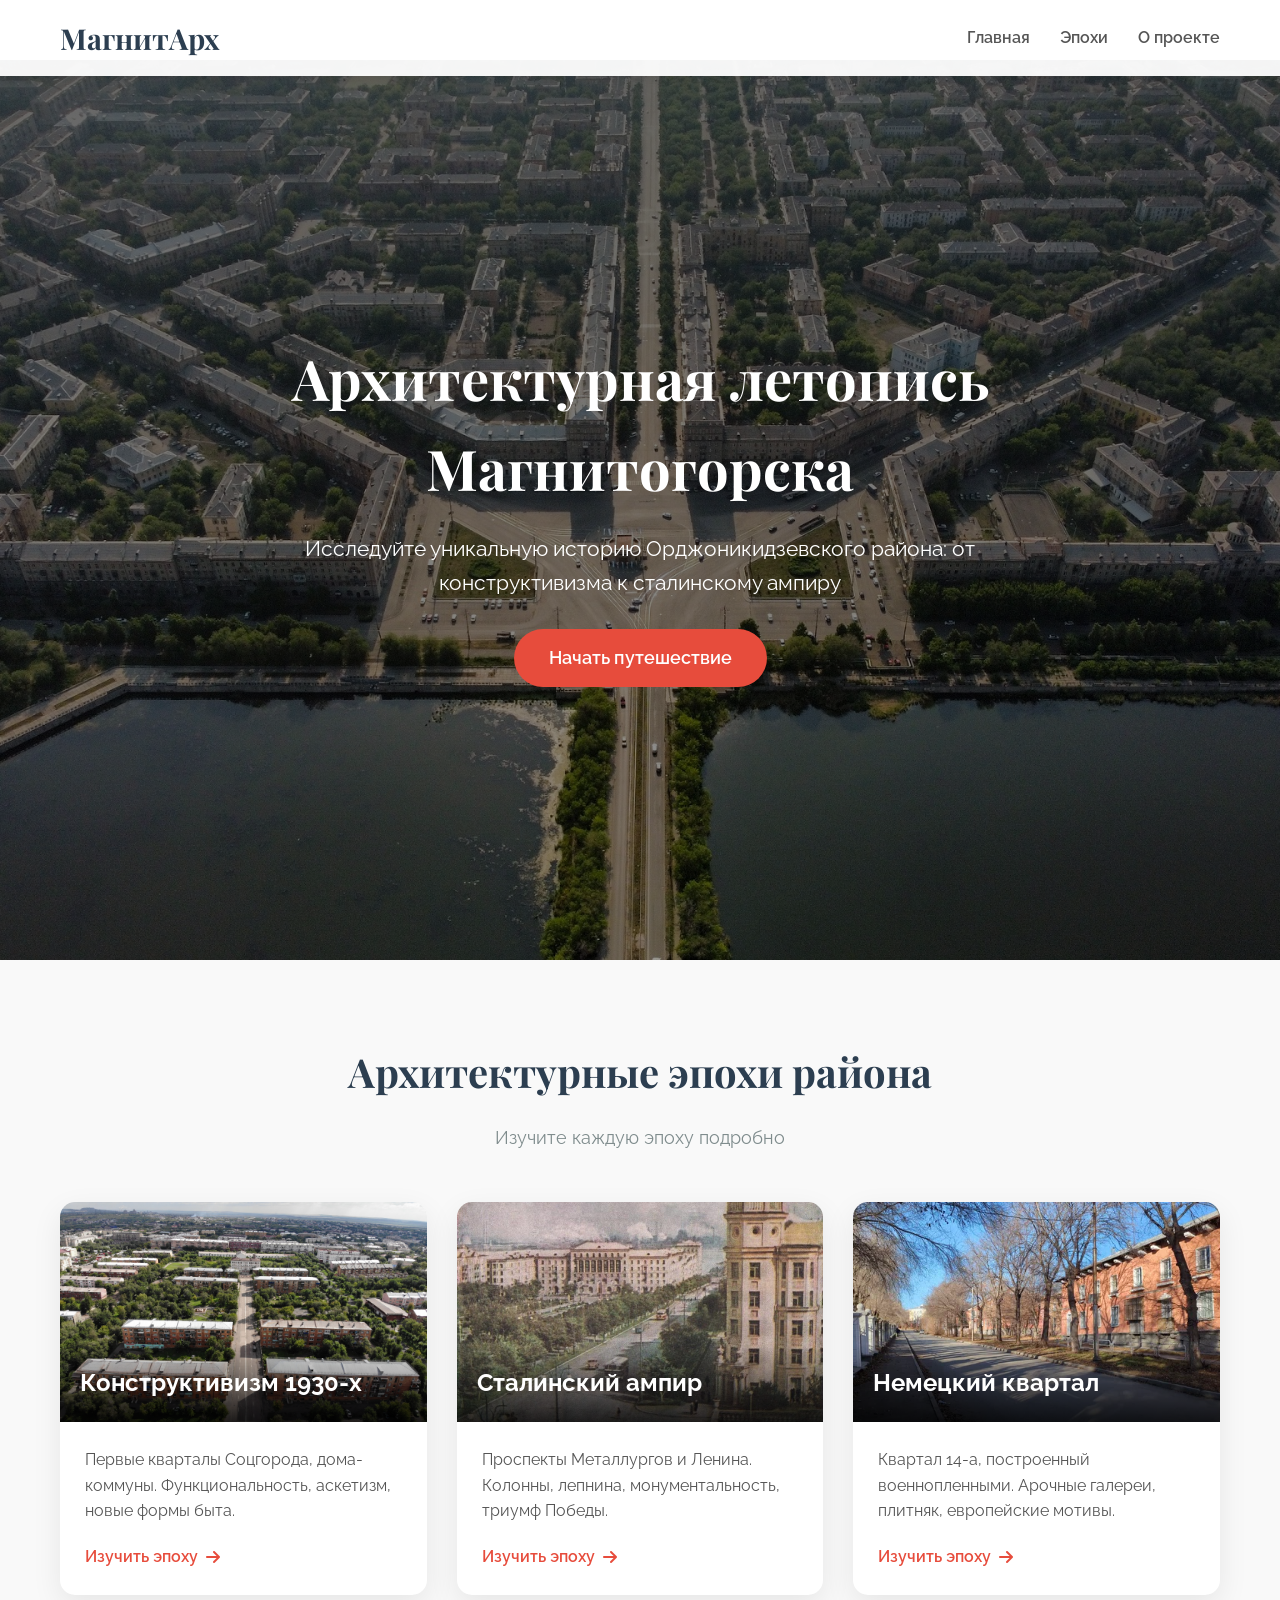
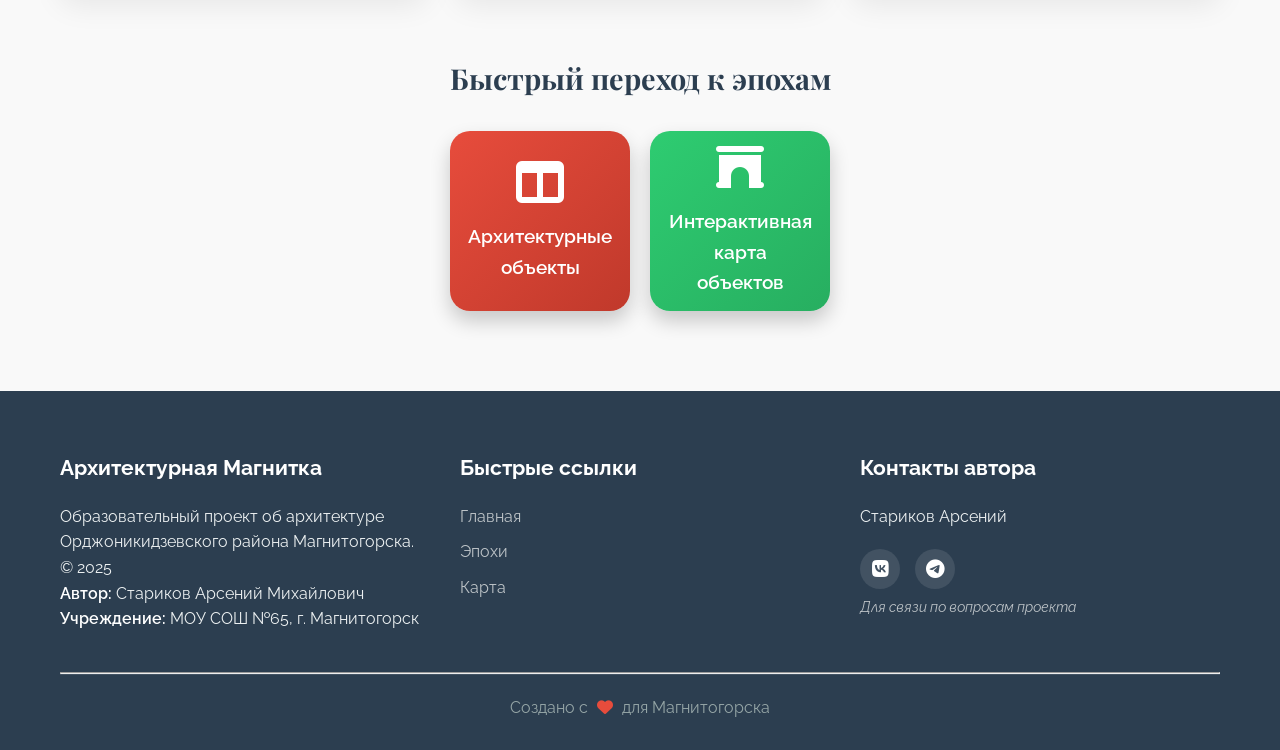
<file: index.html>
<!DOCTYPE html>
<html lang="ru">
<head>
    <meta charset="UTF-8">
    <meta name="viewport" content="width=device-width, initial-scale=1.0">
    <title>Архитектурная Магнитка | Орджоникидзевский район</title>
    <link rel="stylesheet" href="style.css">
    <link rel="stylesheet" href="https://cdnjs.cloudflare.com/ajax/libs/font-awesome/6.4.0/css/all.min.css">
    <link href="https://fonts.googleapis.com/css2?family=Playfair+Display:wght@400;700&family=Raleway:wght@300;400;600&display=swap" rel="stylesheet">
    <link rel="icon" type="image/x-icon" href="imgs/favicon.ico">
    <meta name="author" content="Стариков Арсений Михайлович">
</head>
<body>
    <!-- Навигация -->
    <nav class="navbar">
        <div class="container nav-container">
            <a href="index.html" class="logo">МагнитАрх</a>
            <button class="menu-toggle" id="menuToggle">
                <i class="fas fa-bars"></i>
            </button>
            <ul class="nav-menu" id="navMenu">
                <li><a href="#home">Главная</a></li>
                <li><a href="#eras">Эпохи</a></li>
                <li><a href="#about">О проекте</a></li>
            </ul>
        </div>
    </nav>

    <!-- Герой-секция -->
    <header class="hero" id="home">
        <div class="hero-content fade-in">
            <h1>Архитектурная летопись Магнитогорска</h1>
            <p>Исследуйте уникальную историю Орджоникидзевского района: от конструктивизма к сталинскому ампиру</p>
            <a href="#eras" class="btn-hero">Начать путешествие</a>
        </div>
        <div class="hero-overlay"></div>
    </header>

    <!-- Секция "Эпохи" с кнопками -->
    <section class="section eras-section" id="eras">
        <div class="container">
            <h2 class="section-title">Архитектурные эпохи района</h2>
            <p class="section-subtitle">Изучите каждую эпоху подробно</p>

            <div class="eras-grid">
                <!-- Конструктивизм -->
                <div class="era-card slide-up">
                    <div class="card-image">
                        <img src="imgs/social city.jpg" alt="Конструктивизм 1930-х">
                        <div class="card-overlay">
                            <h3>Конструктивизм 1930-х</h3>
                        </div>
                    </div>
                    <div class="card-content">
                        <p>Первые кварталы Соцгорода, дома-коммуны. Функциональность, аскетизм, новые формы быта.</p>
                        <a href="pgs/constructivism.html" class="btn-card">
                            Изучить эпоху <i class="fas fa-arrow-right"></i>
                        </a>
                    </div>
                </div>

                <!-- Сталинский ампир -->
                <div class="era-card slide-up">
                    <div class="card-image">
                        <img src="imgs/metalurg.jpg" alt="Сталинский ампир">
                        <div class="card-overlay">
                            <h3>Сталинский ампир</h3>
                        </div>
                    </div>
                    <div class="card-content">
                        <p>Проспекты Металлургов и Ленина. Колонны, лепнина, монументальность, триумф Победы.</p>
                        <a href="pgs/stalin_empire.html" class="btn-card">
                            Изучить эпоху <i class="fas fa-arrow-right"></i>
                        </a>
                    </div>
                </div>

                <!-- Немецкий квартал -->
                <div class="era-card slide-up">
                    <div class="card-image">
                        <img src="imgs/nemts.webp" alt="Немецкий квартал">
                        <div class="card-overlay">
                            <h3>Немецкий квартал</h3>
                        </div>
                    </div>
                    <div class="card-content">
                        <p>Квартал 14-а, построенный военнопленными. Арочные галереи, плитняк, европейские мотивы.</p>
                        <a href="pgs/german_quarter.html" class="btn-card">
                            Изучить эпоху <i class="fas fa-arrow-right"></i>
                        </a>
                    </div>
                </div>
            </div>
            
            <!-- Быстрый доступ к страницам эпох -->
            <div class="quick-links">
                <h3 class="quick-title">Быстрый переход к эпохам</h3>
                <div class="quick-buttons">
                    <a href="pgs/two.html" class="quick-btn btn-stalin">
                        <i class="fas fa-columns"></i>
                        <span>Архитектурные объекты</span>
                    </a>
                    <a href="pgs/three.html" class="quick-btn btn-german">
                        <i class="fas fa-archway"></i>
                        <span>Интерактивная карта объектов</span>
                    </a>
                </div>
            </div>
        </div>
    </section>

    <!-- Футер -->
    <footer class="footer" id="about">
        <div class="container">
            <div class="footer-grid">
                <div class="footer-col">
                    <h3>Архитектурная Магнитка</h3>
                    <p>Образовательный проект об архитектуре Орджоникидзевского района Магнитогорска. © 2025</p>
                    <p><strong>Автор:</strong> Стариков Арсений Михайлович<br>
                    <strong>Учреждение:</strong> МОУ СОШ №65, г. Магнитогорск</p>
                </div>
                <div class="footer-col">
                    <h3>Быстрые ссылки</h3>
                    <ul>
                        <li><a href="#home">Главная</a></li>
                        <li><a href="#eras">Эпохи</a></li>
                        <li><a href="#map">Карта</a></li>
                    </ul>
                </div>
                <div class="footer-col">
                    <h3>Контакты автора</h3>
                    <p>Стариков Арсений</p>
                    <div class="social-links">
                        <a href="https://vk.com/id573348096" target="_blank" title="ВКонтакте">
                            <i class="fab fa-vk"></i>
                        </a>
                        <a href="https://t.me/Senya131313" target="_blank" title="Telegram">
                            <i class="fab fa-telegram"></i>
                        </a>
                    </div>
                    <p class="footer-note">Для связи по вопросам проекта</p>
                </div>
            </div>
            <hr>
            <p class="footer-copy">Создано с <i class="fas fa-heart"></i> для Магнитогорска</p>
        </div>
    </footer>

    <script src="script.js"></script>
</body>
</html>
</file>
<file: style.css>
/* Сброс и базовые стили */
* {
    margin: 0;
    padding: 0;
    box-sizing: border-box;
}

html {
    scroll-behavior: smooth;
}

body {
    font-family: 'Raleway', sans-serif;
    line-height: 1.6;
    color: #333;
    background: #f9f9f9;
    overflow-x: hidden;
}

.container {
    width: 100%;
    max-width: 1200px;
    margin: 0 auto;
    padding: 0 20px;
}

/* Навигация */
.navbar {
    background: rgba(255, 255, 255, 0.95);
    box-shadow: 0 2px 10px rgba(0, 0, 0, 0.1);
    position: fixed;
    width: 100%;
    top: 0;
    z-index: 1000;
    transition: all 0.3s ease;
}

.nav-container {
    display: flex;
    justify-content: space-between;
    align-items: center;
    padding: 15px 20px;
}

.logo {
    font-family: 'Playfair Display', serif;
    font-size: 1.8rem;
    font-weight: 700;
    color: #2c3e50;
    text-decoration: none;
}

.nav-menu {
    display: flex;
    list-style: none;
}

.nav-menu li {
    margin-left: 30px;
}

.nav-menu a {
    text-decoration: none;
    color: #555;
    font-weight: 600;
    font-size: 1rem;
    transition: color 0.3s;
    position: relative;
}

.nav-menu a:hover {
    color: #e74c3c;
}

.nav-menu a::after {
    content: '';
    position: absolute;
    width: 0;
    height: 2px;
    background: #e74c3c;
    left: 0;
    bottom: -5px;
    transition: width 0.3s;
}

.nav-menu a:hover::after {
    width: 100%;
}

.menu-toggle {
    display: none;
    background: none;
    border: none;
    font-size: 1.5rem;
    color: #2c3e50;
    cursor: pointer;
}

/* Герой-секция */
.hero {
    height: 100vh;
    background: linear-gradient(rgba(0, 0, 0, 0.6), rgba(0, 0, 0, 0.4)),
                url('imgs/hero.jpg') center/cover no-repeat;
    display: flex;
    align-items: center;
    justify-content: center;
    text-align: center;
    color: white;
    position: relative;
    margin-top: 60px;
}

.hero-content {
    z-index: 2;
    max-width: 800px;
    padding: 20px;
}

.hero h1 {
    font-family: 'Playfair Display', serif;
    font-size: 3.5rem;
    margin-bottom: 20px;
    opacity: 0;
    animation: fadeInUp 1s 0.5s forwards;
}

.hero p {
    font-size: 1.3rem;
    margin-bottom: 30px;
    opacity: 0;
    animation: fadeInUp 1s 0.8s forwards;
}

.btn-hero {
    display: inline-block;
    background: #e74c3c;
    color: white;
    padding: 15px 35px;
    border-radius: 50px;
    text-decoration: none;
    font-weight: 600;
    font-size: 1.1rem;
    transition: all 0.3s;
    opacity: 0;
    animation: fadeInUp 1s 1.1s forwards;
}

.btn-hero:hover {
    background: #c0392b;
    transform: translateY(-5px);
    box-shadow: 0 10px 20px rgba(0, 0, 0, 0.2);
}

/* Секции */
.section {
    padding: 80px 0;
}

.section-title {
    font-family: 'Playfair Display', serif;
    font-size: 2.5rem;
    text-align: center;
    margin-bottom: 20px;
    color: #2c3e50;
}

.section-subtitle {
    text-align: center;
    color: #7f8c8d;
    margin-bottom: 50px;
    font-size: 1.1rem;
}

/* Карточки эпох */
.eras-grid {
    display: grid;
    grid-template-columns: repeat(auto-fit, minmax(300px, 1fr));
    gap: 30px;
    margin-top: 40px;
}

.era-card {
    background: white;
    border-radius: 15px;
    overflow: hidden;
    box-shadow: 0 10px 30px rgba(0, 0, 0, 0.08);
    transition: transform 0.4s, box-shadow 0.4s;
    opacity: 0;
    transform: translateY(30px);
}

.era-card:hover {
    transform: translateY(-15px);
    box-shadow: 0 20px 40px rgba(0, 0, 0, 0.15);
}

.card-image {
    height: 220px;
    position: relative;
    overflow: hidden;
}

.card-image img {
    width: 100%;
    height: 100%;
    object-fit: cover;
    transition: transform 0.5s;
}

.era-card:hover .card-image img {
    transform: scale(1.05);
}

.card-overlay {
    position: absolute;
    bottom: 0;
    background: linear-gradient(to top, rgba(0,0,0,0.8), transparent);
    width: 100%;
    padding: 20px;
    color: white;
}

.card-overlay h3 {
    font-size: 1.5rem;
}

.card-content {
    padding: 25px;
}

.card-content p {
    color: #555;
    margin-bottom: 20px;
}

.btn-card {
    display: inline-flex;
    align-items: center;
    color: #e74c3c;
    text-decoration: none;
    font-weight: 600;
    transition: color 0.3s;
}

.btn-card i {
    margin-left: 8px;
    transition: transform 0.3s;
}

.btn-card:hover {
    color: #c0392b;
}

.btn-card:hover i {
    transform: translateX(5px);
}

/* Карта */
.map-container {
    display: flex;
    flex-wrap: wrap;
    gap: 40px;
    background: white;
    padding: 30px;
    border-radius: 15px;
    box-shadow: 0 10px 30px rgba(0, 0, 0, 0.08);
}

.map-placeholder {
    flex: 1;
    min-width: 300px;
    height: 400px;
    background: #ecf0f1;
    border-radius: 10px;
    display: flex;
    flex-direction: column;
    align-items: center;
    justify-content: center;
    text-align: center;
    padding: 20px;
    color: #555;
}

.marker {
    display: inline-block;
    background: #e74c3c;
    color: white;
    width: 30px;
    height: 30px;
    line-height: 30px;
    border-radius: 50%;
    margin: 0 5px;
}

.map-info {
    flex: 1;
    min-width: 300px;
}

.map-list {
    list-style: none;
    margin-top: 20px;
}

.map-list li {
    padding: 12px 0;
    border-bottom: 1px dashed #ddd;
}

/* Секция проблем */
.problems-section {
    background: linear-gradient(135deg, #2c3e50 0%, #4a6491 100%);
    color: white;
    text-align: center;
}

.problems-content {
    max-width: 700px;
    margin: 0 auto;
}

.problems-content p {
    font-size: 1.2rem;
    margin-bottom: 30px;
}

.btn-problem {
    display: inline-block;
    background: transparent;
    color: white;
    padding: 15px 35px;
    border: 2px solid white;
    border-radius: 50px;
    text-decoration: none;
    font-weight: 600;
    transition: all 0.3s;
}

.btn-problem:hover {
    background: white;
    color: #2c3e50;
}

/* Футер */
.footer {
    background: #2c3e50;
    color: #ecf0f1;
    padding: 60px 0 30px;
}

.footer-grid {
    display: grid;
    grid-template-columns: repeat(auto-fit, minmax(250px, 1fr));
    gap: 40px;
    margin-bottom: 40px;
}

.footer-col h3 {
    font-size: 1.3rem;
    margin-bottom: 20px;
    color: white;
}

.footer-col ul {
    list-style: none;
}

.footer-col ul li {
    margin-bottom: 10px;
}

.footer-col a {
    color: #bdc3c7;
    text-decoration: none;
    transition: color 0.3s;
}

.footer-col a:hover {
    color: #e74c3c;
}

.social-links {
    display: flex;
    gap: 15px;
    margin-top: 20px;
}

.social-links a {
    display: inline-flex;
    align-items: center;
    justify-content: center;
    width: 40px;
    height: 40px;
    background: rgba(255,255,255,0.1);
    border-radius: 50%;
    color: white;
    font-size: 1.2rem;
    transition: all 0.3s;
}

.social-links a:hover {
    background: #e74c3c;
    transform: translateY(-5px);
}

.footer-copy {
    text-align: center;
    padding-top: 20px;
    border-top: 1px solid rgba(255,255,255,0.1);
    color: #95a5a6;
}

.footer-copy i {
    color: #e74c3c;
    margin: 0 5px;
}

/* Анимации */
@keyframes fadeInUp {
    from {
        opacity: 0;
        transform: translateY(30px);
    }
    to {
        opacity: 1;
        transform: translateY(0);
    }
}

.fade-in {
    opacity: 0;
    animation: fadeInUp 1s forwards;
}

.slide-up {
    opacity: 0;
    transform: translateY(40px);
    transition: opacity 0.8s, transform 0.8s;
}

.slide-up.visible {
    opacity: 1;
    transform: translateY(0);
}

/* Адаптация для планшетов */
@media (max-width: 992px) {
    .hero h1 {
        font-size: 2.8rem;
    }
    .section-title {
        font-size: 2.2rem;
    }
}

/* Адаптация для телефонов */
@media (max-width: 768px) {
    .nav-menu {
        position: fixed;
        top: 70px;
        right: -100%;
        flex-direction: column;
        background: white;
        width: 80%;
        height: calc(100vh - 70px);
        box-shadow: -5px 0 15px rgba(0,0,0,0.1);
        transition: right 0.4s;
        padding-top: 30px;
    }

    .nav-menu.active {
        right: 0;
    }

    .nav-menu li {
        margin: 0;
        text-align: center;
        margin-bottom: 25px;
    }

    .menu-toggle {
        display: block;
    }

    .hero h1 {
        font-size: 2.2rem;
    }

    .hero p {
        font-size: 1.1rem;
    }

    .section {
        padding: 60px 0;
    }

    .map-container {
        flex-direction: column;
    }

    .eras-grid {
        grid-template-columns: 1fr;
    }
}

/* Дополнительные стили для новой информации в футере */
.footer-col strong {
    color: #fff;
    font-weight: 600;
}

.footer-note {
    font-size: 0.85rem;
    color: #bdc3c7;
    margin-top: 8px;
    font-style: italic;
}

/* Быстрые кнопки эпох */
.quick-links {
    margin-top: 60px;
    text-align: center;
}

.quick-title {
    font-family: 'Playfair Display', serif;
    font-size: 1.8rem;
    margin-bottom: 30px;
    color: #2c3e50;
}

.quick-buttons {
    display: flex;
    justify-content: center;
    flex-wrap: wrap;
    gap: 20px;
}

.quick-btn {
    display: flex;
    flex-direction: column;
    align-items: center;
    justify-content: center;
    width: 180px;
    height: 180px;
    border-radius: 20px;
    text-decoration: none;
    color: white;
    padding: 20px;
    transition: all 0.4s;
    box-shadow: 0 10px 20px rgba(0,0,0,0.2);
}

.quick-btn i {
    font-size: 3rem;
    margin-bottom: 15px;
    transition: transform 0.3s;
}

.quick-btn span {
    font-size: 1.2rem;
    font-weight: 600;
}

.quick-btn:hover {
    transform: translateY(-15px) scale(1.05);
    box-shadow: 0 20px 30px rgba(0,0,0,0.3);
}

.quick-btn:hover i {
    transform: scale(1.2);
}

/* Цвета кнопок */
.btn-constr {
    background: linear-gradient(135deg, #3498db, #2980b9);
}

.btn-stalin {
    background: linear-gradient(135deg, #e74c3c, #c0392b);
}

.btn-german {
    background: linear-gradient(135deg, #2ecc71, #27ae60);
}

/* Адаптивность для быстрых кнопок */
@media (max-width: 768px) {
    .quick-buttons {
        flex-direction: column;
        align-items: center;
    }
    
    .quick-btn {
        width: 100%;
        max-width: 300px;
        height: 140px;
        flex-direction: row;
        justify-content: flex-start;
        padding: 25px;
    }
    
    .quick-btn i {
        font-size: 2.5rem;
        margin-bottom: 0;
        margin-right: 20px;
    }
    
    .quick-btn span {
        font-size: 1.3rem;
        text-align: left;
    }
}
</file>
